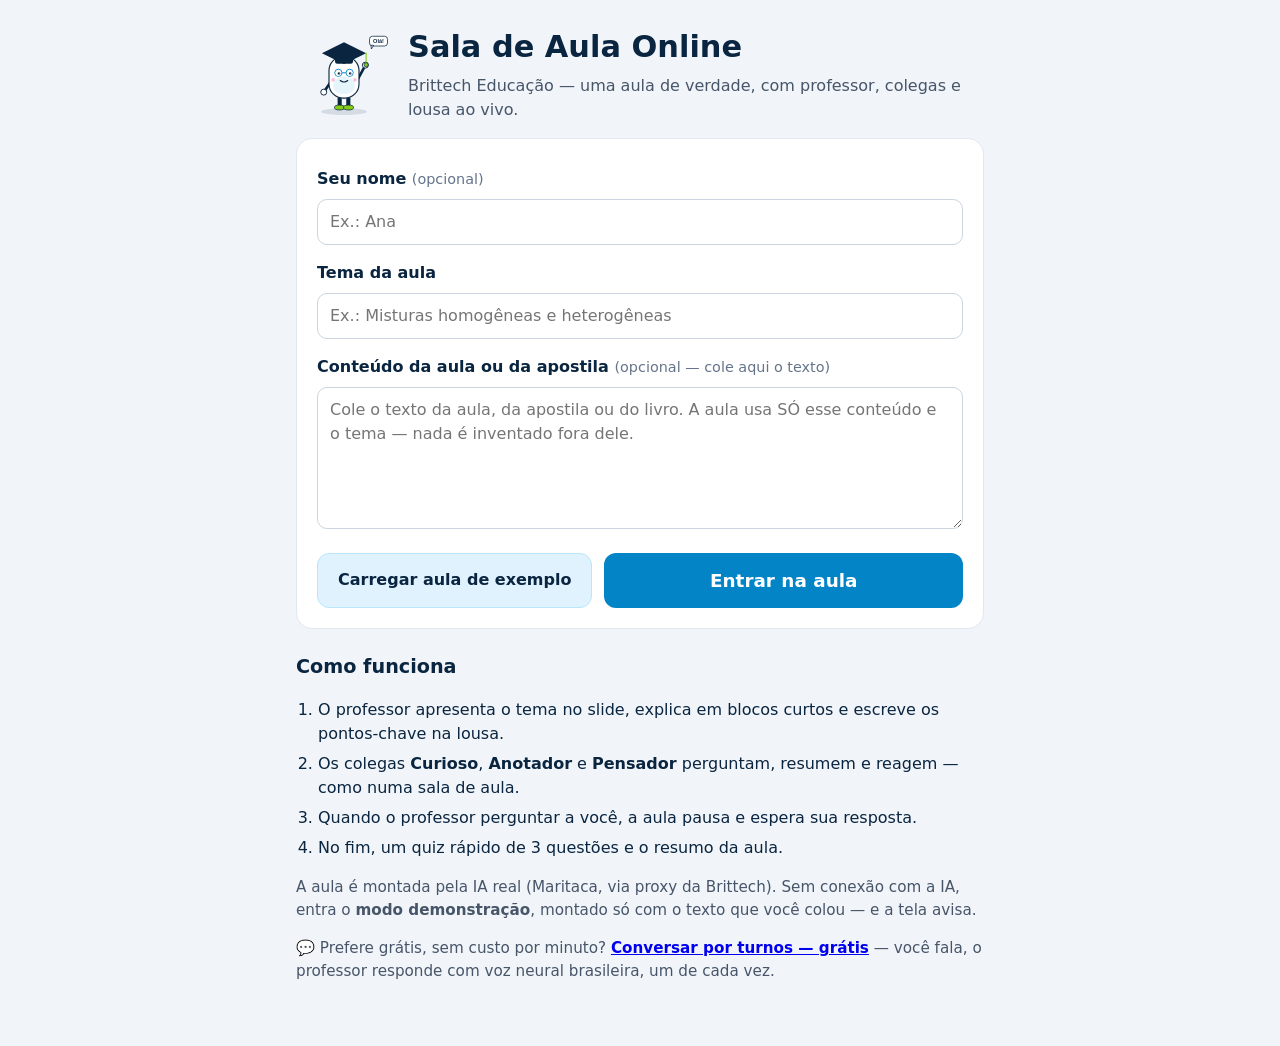
<file: index.html>
<!DOCTYPE html>
<html lang="pt-BR">
<head>
<meta charset="utf-8">
<meta name="viewport" content="width=device-width, initial-scale=1">
<title>Sala de Aula Online — Brittech Educação</title>
<link rel="stylesheet" href="style.css">
</head>
<body>

<!-- ===================== TELA DE ENTRADA ===================== -->
<main id="tela-entrada" class="entrada">
  <header class="entrada-topo">
    <img src="brito-saudacao.svg" alt="Brito, mascote da Brittech Educação, acenando" class="brito-logo">
    <div>
      <h1>Sala de Aula Online</h1>
      <p class="subtitulo">Brittech Educação — uma aula de verdade, com professor, colegas e lousa ao vivo.</p>
    </div>
  </header>

  <section class="entrada-form" aria-label="Montar sua aula">
    <label for="aluno-nome">Seu nome <span class="opcional">(opcional)</span></label>
    <input id="aluno-nome" type="text" placeholder="Ex.: Ana" autocomplete="name" maxlength="40">

    <label for="aula-tema">Tema da aula</label>
    <input id="aula-tema" type="text" placeholder="Ex.: Misturas homogêneas e heterogêneas" maxlength="120">

    <label for="aula-texto">Conteúdo da aula ou da apostila <span class="opcional">(opcional — cole aqui o texto)</span></label>
    <textarea id="aula-texto" rows="5" placeholder="Cole o texto da aula, da apostila ou do livro. A aula usa SÓ esse conteúdo e o tema — nada é inventado fora dele."></textarea>

    <div class="entrada-botoes">
      <button id="btn-exemplo" type="button" class="btn btn-secundario">Carregar aula de exemplo</button>
      <button id="btn-entrar" type="button" class="btn btn-grande">Entrar na aula</button>
    </div>
    <p id="entrada-exemplo-info" class="exemplo-info" hidden>Aula de exemplo carregada: <strong>Misturas homogêneas e heterogêneas</strong> (Ciências, 6º ano — EF06CI01: água e sal, água e óleo, água e areia). Edite o tema ou o texto se quiser.</p>
    <p id="entrada-erro" class="erro" hidden></p>
    <p id="entrada-status" class="status" hidden></p>
  </section>

  <section class="entrada-como">
    <h2>Como funciona</h2>
    <ol>
      <li>O professor apresenta o tema no slide, explica em blocos curtos e escreve os pontos-chave na lousa.</li>
      <li>Os colegas <strong>Curioso</strong>, <strong>Anotador</strong> e <strong>Pensador</strong> perguntam, resumem e reagem — como numa sala de aula.</li>
      <li>Quando o professor perguntar a você, a aula pausa e espera sua resposta.</li>
      <li>No fim, um quiz rápido de 3 questões e o resumo da aula.</li>
    </ol>
    <p class="nota-ia">A aula é montada pela IA real (Maritaca, via proxy da Brittech). Sem conexão com a IA, entra o <strong>modo demonstração</strong>, montado só com o texto que você colou — e a tela avisa.</p>
    <p class="nota-ia">💬 Prefere grátis, sem custo por minuto? <a href="conversa-turnos.html"><strong>Conversar por turnos — grátis</strong></a> — você fala, o professor responde com voz neural brasileira, um de cada vez.</p>
  </section>
</main>

<!-- ===================== SALA DE AULA ===================== -->
<main id="tela-aula" class="aula" hidden>
  <header class="aula-topo">
    <div class="aula-titulo">
      <img src="brito-saudacao.svg" alt="" class="brito-mini" aria-hidden="true">
      <div>
        <h1 id="aula-tema-titulo">Sala de Aula Online</h1>
        <p id="aula-fase" class="fase">Preparando a aula…</p>
      </div>
    </div>
    <div class="aula-topo-direita">
      <span id="badge-modo" class="badge badge-demo" hidden>Modo demonstração, sem IA real</span>
      <span id="badge-ia" class="badge badge-ia" hidden>IA real</span>
      <span id="aula-progresso" class="progresso" aria-live="polite"></span>
    </div>
  </header>

  <div class="palco">
    <!-- Slide + lousa -->
    <section class="area-apresentacao" aria-label="Slide e lousa">
      <div class="slide" id="slide">
        <p class="slide-kicker" id="slide-kicker">Brittech Educação</p>
        <h2 id="slide-titulo">Bem-vindo(a) à aula!</h2>
        <ul id="slide-linhas"></ul>
      </div>
      <div class="lousa-wrap">
        <div class="lousa-topo">
          <span>Lousa</span>
          <button id="btn-limpar-lousa" type="button" class="btn-mini">Limpar lousa</button>
        </div>
        <canvas id="lousa" width="900" height="240" aria-label="Lousa da aula, com os pontos-chave escritos pelo professor"></canvas>
      </div>
    </section>

    <!-- Participantes -->
    <aside class="participantes" aria-label="Participantes da aula">
      <div class="participante professor" data-quem="professor" id="tile-professor">
        <div class="video-sim" style="--cor:#0284C7">
          <span class="avatar-inicial">Pr</span>
          <span class="selo-falando" hidden>falando…</span>
        </div>
        <p class="part-nome">Professor <span class="part-papel">apresentando</span></p>
        <p class="part-status" data-status>ouvindo</p>
      </div>
      <div class="participante" data-quem="curioso" id="tile-curioso">
        <div class="video-sim" style="--cor:#ec4899">
          <span class="avatar-inicial">Cu</span>
          <span class="selo-falando" hidden>falando…</span>
        </div>
        <p class="part-nome">Curioso</p>
        <p class="part-status" data-status>ouvindo</p>
      </div>
      <div class="participante" data-quem="anotador" id="tile-anotador">
        <div class="video-sim" style="--cor:#06b6d4">
          <span class="avatar-inicial">An</span>
          <span class="selo-falando" hidden>falando…</span>
        </div>
        <p class="part-nome">Anotador</p>
        <p class="part-status" data-status>ouvindo</p>
      </div>
      <div class="participante" data-quem="pensador" id="tile-pensador">
        <div class="video-sim" style="--cor:#f59e0b">
          <span class="avatar-inicial">Pe</span>
          <span class="selo-falando" hidden>falando…</span>
        </div>
        <p class="part-nome">Pensador</p>
        <p class="part-status" data-status>ouvindo</p>
      </div>
      <div class="participante voce" data-quem="voce" id="tile-voce">
        <div class="video-sim" style="--cor:#84CC16">
          <span class="avatar-inicial" id="voce-inicial">Você</span>
          <span class="selo-mao" id="selo-mao" hidden>✋ mão levantada</span>
          <span class="selo-falando" hidden>falando…</span>
        </div>
        <p class="part-nome" id="voce-nome">Você</p>
        <p class="part-status" data-status>ouvindo</p>
      </div>
    </aside>
  </div>

  <!-- Legenda da fala atual -->
  <p id="legenda" class="legenda" aria-live="polite"></p>

  <!-- Painel de interação com o aluno -->
  <section id="painel-aluno" class="painel-interacao" hidden>
    <h2 id="aluno-pergunta">O professor perguntou:</h2>
    <div id="aluno-opcoes" class="opcoes"></div>
    <label for="aluno-resposta-livre">Ou responda com suas palavras:</label>
    <div class="resposta-livre-linha">
      <input id="aluno-resposta-livre" type="text" placeholder="Escreva sua resposta aqui…" maxlength="300">
      <button id="btn-responder-livre" type="button" class="btn btn-primario">Responder</button>
    </div>
    <p id="aluno-retorno" class="retorno" hidden></p>
  </section>

  <!-- Painel do quiz -->
  <section id="painel-quiz" class="painel-quiz" hidden>
    <h2 id="quiz-titulo">Quiz rápido</h2>
    <p id="quiz-pergunta" class="quiz-pergunta"></p>
    <div id="quiz-opcoes" class="opcoes"></div>
    <p id="quiz-feedback" class="retorno" hidden></p>
    <button id="btn-proxima-questao" type="button" class="btn btn-primario" hidden>Próxima questão</button>
    <button id="btn-ver-resumo" type="button" class="btn btn-primario" hidden>Ver o resumo da aula</button>
  </section>

  <!-- Resumo / encerramento -->
  <section id="painel-resumo" class="painel-resumo" hidden>
    <h2>Aula concluída!</h2>
    <p id="resumo-nota" class="resumo-nota"></p>
    <pre id="resumo-texto" class="resumo-texto"></pre>
    <div class="resumo-botoes">
      <button id="btn-copiar-resumo" type="button" class="btn btn-secundario">Copiar resumo</button>
      <button id="btn-rever-aula" type="button" class="btn btn-secundario">Assistir de novo</button>
      <button id="btn-sair-resumo" type="button" class="btn btn-primario">Sair da aula</button>
    </div>
  </section>

  <!-- Controles -->
  <footer class="controles">
    <button id="btn-mudo" type="button" class="btn-controle" aria-pressed="false">🔊 Som ligado</button>
    <button id="btn-camera" type="button" class="btn-controle" aria-pressed="true">📷 Câmera ligada</button>
    <button id="btn-mao" type="button" class="btn-controle" aria-pressed="false">✋ Levantar a mão</button>
    <button id="btn-pular" type="button" class="btn-controle">⏭ Pular fala</button>
    <button id="btn-tela-cheia" type="button" class="btn-controle">⛶ Tela cheia</button>
    <button id="btn-sair" type="button" class="btn-controle btn-sair">Sair da aula</button>
  </footer>
  <p id="aviso-voz" class="aviso-voz" hidden></p>
</main>

<script src="sala.js"></script>
</body>
</html>
</file>
<file: style.css>
/* Sala de Aula Online — Brittech Educação
   Paleta: azul-marinho #0A2540, ciano #0284C7, lima #84CC16. pt-BR.
   Site estático, sem dependências externas. */
* { box-sizing: border-box; }
html, body { margin: 0; padding: 0; }
body {
  font-family: system-ui, -apple-system, "Segoe UI", Roboto, Arial, sans-serif;
  background: #f1f5f9;
  color: #0A2540;
  line-height: 1.5;
}
button { font: inherit; cursor: pointer; }
input, textarea { font: inherit; }
[hidden] { display: none !important; }

/* ------------------------- Entrada ------------------------- */
.entrada { max-width: 720px; margin: 0 auto; padding: 24px 16px 48px; }
.entrada-topo { display: flex; gap: 16px; align-items: center; margin-bottom: 8px; }
.brito-logo { width: 96px; height: auto; flex: none; }
.entrada-topo h1 { margin: 0; font-size: 1.9rem; color: #0A2540; }
.subtitulo { margin: 4px 0 0; color: #475569; }
.entrada-form {
  background: #fff; border: 1px solid #e2e8f0; border-radius: 16px;
  padding: 20px; margin-top: 16px;
  display: flex; flex-direction: column; gap: 8px;
}
.entrada-form label { font-weight: 600; margin-top: 8px; }
.opcional { font-weight: 400; color: #64748b; font-size: .9em; }
.entrada-form input, .entrada-form textarea {
  border: 1px solid #cbd5e1; border-radius: 10px; padding: 10px 12px;
  width: 100%; background: #fff; color: #0A2540;
}
.entrada-form input:focus, .entrada-form textarea:focus {
  outline: 2px solid #0284C7; outline-offset: 1px; border-color: #0284C7;
}
.entrada-botoes { display: flex; flex-wrap: wrap; gap: 12px; margin-top: 16px; }
.btn {
  border: none; border-radius: 12px; padding: 12px 20px; font-weight: 700;
}
.btn-grande { background: #0284C7; color: #fff; font-size: 1.15rem; padding: 14px 28px; flex: 1 1 220px; }
.btn-grande:hover { background: #0369a1; }
.btn-grande:disabled { background: #94a3b8; cursor: wait; }
.btn-primario { background: #0284C7; color: #fff; }
.btn-primario:hover { background: #0369a1; }
.btn-secundario { background: #e0f2fe; color: #0A2540; border: 1px solid #bae6fd; }
.btn-secundario:hover { background: #bae6fd; }
.exemplo-info { background: #f7fee7; border: 1px solid #d9f99d; border-radius: 10px; padding: 10px 12px; margin: 12px 0 0; }
.erro { color: #b91c1c; background: #fef2f2; border: 1px solid #fecaca; border-radius: 10px; padding: 10px 12px; margin: 12px 0 0; }
.status { color: #0A2540; background: #e0f2fe; border: 1px solid #bae6fd; border-radius: 10px; padding: 10px 12px; margin: 12px 0 0; }
.entrada-como { margin-top: 24px; }
.entrada-como h2 { font-size: 1.2rem; margin-bottom: 8px; }
.entrada-como ol { padding-left: 22px; }
.entrada-como li { margin-bottom: 6px; }
.nota-ia { color: #475569; font-size: .95rem; }

/* ------------------------- Sala de aula ------------------------- */
.aula {
  min-height: 100vh; background: #0A2540; color: #f8fafc;
  display: flex; flex-direction: column;
}
.aula-topo {
  display: flex; justify-content: space-between; align-items: center; gap: 12px;
  padding: 10px 16px; background: #081c30; border-bottom: 1px solid #1e3a5f; flex-wrap: wrap;
}
.aula-titulo { display: flex; align-items: center; gap: 10px; min-width: 0; }
.brito-mini { width: 44px; height: auto; flex: none; }
.aula-titulo h1 { font-size: 1.15rem; margin: 0; white-space: nowrap; overflow: hidden; text-overflow: ellipsis; }
.fase { margin: 0; color: #7dd3fc; font-size: .9rem; }
.aula-topo-direita { display: flex; align-items: center; gap: 10px; flex-wrap: wrap; }
.badge { border-radius: 999px; padding: 4px 12px; font-size: .85rem; font-weight: 700; }
.badge-demo { background: #fef3c7; color: #92400e; }
.badge-ia { background: #dcfce7; color: #166534; }
.progresso { color: #94a3b8; font-size: .9rem; }

.palco {
  flex: 1; display: grid; grid-template-columns: minmax(0, 1fr) 220px; gap: 12px;
  padding: 12px 16px; min-height: 0;
}
.area-apresentacao { display: flex; flex-direction: column; gap: 12px; min-width: 0; }
.slide {
  background: #fff; color: #0A2540; border-radius: 16px; padding: 20px 24px;
  min-height: 220px; flex: 1; box-shadow: 0 4px 24px rgba(0,0,0,.35);
}
.slide-kicker { margin: 0 0 4px; color: #0284C7; font-weight: 700; text-transform: uppercase; letter-spacing: .06em; font-size: .8rem; }
.slide h2 { margin: 0 0 12px; font-size: 1.6rem; line-height: 1.25; }
.slide ul { margin: 0; padding-left: 22px; }
.slide li { margin-bottom: 10px; font-size: 1.08rem; }
.slide li::marker { color: #84CC16; }
.lousa-wrap { background: #14532d; border: 6px solid #78350f; border-radius: 12px; overflow: hidden; }
.lousa-topo {
  display: flex; justify-content: space-between; align-items: center;
  padding: 4px 12px; color: #bbf7d0; font-size: .85rem; font-weight: 700;
}
.btn-mini {
  background: transparent; color: #bbf7d0; border: 1px solid #4ade80;
  border-radius: 999px; padding: 2px 10px; font-size: .8rem;
}
.btn-mini:hover { background: rgba(255,255,255,.12); }
#lousa { display: block; width: 100%; height: 180px; }

/* Participantes */
.participantes { display: flex; flex-direction: column; gap: 10px; min-width: 0; }
.participante { background: #12365e; border-radius: 12px; padding: 8px; border: 2px solid transparent; transition: border-color .2s, transform .2s; }
.participante.falando { border-color: #84CC16; transform: scale(1.02); box-shadow: 0 0 0 3px rgba(132,204,22,.35); }
.participante.em-espera { opacity: .75; }
.video-sim {
  position: relative; border-radius: 8px; min-height: 64px;
  background: linear-gradient(135deg, var(--cor, #0284C7), #0A2540);
  display: flex; align-items: center; justify-content: center;
}
.video-sim.camera-off { background: #1e293b; }
.video-sim.camera-off .avatar-inicial { display: none; }
.video-sim .camera-off-msg { display: none; color: #94a3b8; font-size: .85rem; padding: 8px; text-align: center; }
.video-sim.camera-off .camera-off-msg { display: block; }
.avatar-inicial {
  width: 52px; height: 52px; border-radius: 50%; background: rgba(255,255,255,.92);
  color: #0A2540; font-weight: 800; font-size: 1.1rem;
  display: flex; align-items: center; justify-content: center;
}
.participante.professor .avatar-inicial { width: 68px; height: 68px; font-size: 1.35rem; }
.participante.professor .video-sim { min-height: 96px; }
.selo-falando {
  position: absolute; left: 6px; bottom: 6px; background: #84CC16; color: #0A2540;
  font-size: .75rem; font-weight: 700; border-radius: 999px; padding: 2px 8px;
}
.selo-mao {
  position: absolute; right: 6px; top: 6px; background: #facc15; color: #422006;
  font-size: .75rem; font-weight: 700; border-radius: 999px; padding: 2px 8px;
}
.part-nome { margin: 6px 0 0; font-weight: 700; font-size: .95rem; }
.part-papel { font-weight: 400; color: #7dd3fc; font-size: .85rem; }
.part-status { margin: 0; color: #94a3b8; font-size: .82rem; }

/* Legenda */
.legenda {
  margin: 0 16px; padding: 10px 16px; min-height: 48px;
  background: rgba(0,0,0,.45); border-radius: 10px; text-align: center;
  font-size: 1.08rem; color: #fff;
}
.legenda .quem { color: #a3e635; font-weight: 700; }

/* Painéis de interação / quiz / resumo */
.painel-interacao, .painel-quiz, .painel-resumo {
  margin: 12px 16px 0; background: #fff; color: #0A2540; border-radius: 14px; padding: 16px 20px;
}
.painel-interacao h2, .painel-quiz h2, .painel-resumo h2 { margin: 0 0 10px; font-size: 1.25rem; }
.painel-interacao label { display: block; font-weight: 600; margin-top: 12px; }
.opcoes { display: flex; flex-direction: column; gap: 8px; margin-top: 8px; }
.opcoes .btn-opcao {
  text-align: left; background: #f1f5f9; border: 1px solid #cbd5e1; color: #0A2540;
  border-radius: 10px; padding: 10px 14px; font-weight: 600;
}
.opcoes .btn-opcao:hover:not(:disabled) { border-color: #0284C7; background: #e0f2fe; }
.opcoes .btn-opcao:disabled { cursor: default; opacity: .85; }
.opcoes .btn-opcao.certa { background: #dcfce7; border-color: #22c55e; }
.opcoes .btn-opcao.errada { background: #fee2e2; border-color: #ef4444; }
.resposta-livre-linha { display: flex; gap: 8px; margin-top: 6px; }
.resposta-livre-linha input {
  flex: 1; min-width: 0; border: 1px solid #cbd5e1; border-radius: 10px; padding: 10px 12px;
}
.retorno {
  margin: 12px 0 0; background: #f0fdf4; border: 1px solid #bbf7d0; border-radius: 10px;
  padding: 10px 12px;
}
.quiz-pergunta { font-size: 1.1rem; font-weight: 600; }
.resumo-nota { font-weight: 700; font-size: 1.1rem; }
.resumo-texto {
  white-space: pre-wrap; font: inherit; background: #f8fafc; border: 1px solid #e2e8f0;
  border-radius: 10px; padding: 12px; margin: 10px 0;
}
.resumo-botoes { display: flex; flex-wrap: wrap; gap: 10px; }

/* Controles */
.controles {
  display: flex; flex-wrap: wrap; justify-content: center; gap: 10px;
  padding: 14px 16px 18px;
}
.btn-controle {
  background: #12365e; color: #f8fafc; border: 1px solid #1e3a5f;
  border-radius: 999px; padding: 10px 16px; font-weight: 600;
}
.btn-controle:hover { background: #1b4a7d; }
.btn-controle[aria-pressed="true"] { background: #0284C7; border-color: #0284C7; }
.btn-controle.btn-sair { background: #7f1d1d; border-color: #991b1b; }
.btn-controle.btn-sair:hover { background: #991b1b; }
.aviso-voz { margin: 0 16px 16px; color: #fde68a; font-size: .9rem; text-align: center; }

/* ------------------------- Responsivo ------------------------- */
@media (max-width: 760px) {
  .palco { grid-template-columns: minmax(0, 1fr); }
  .participantes {
    flex-direction: row; overflow-x: auto; padding-bottom: 4px;
    scroll-snap-type: x mandatory;
  }
  .participante { flex: 0 0 132px; scroll-snap-align: start; }
  .participante.professor { flex-basis: 160px; }
  .slide { min-height: 180px; padding: 16px; }
  .slide h2 { font-size: 1.3rem; }
  .slide li { font-size: 1rem; }
  #lousa { height: 140px; }
  .aula-titulo h1 { font-size: 1rem; }
  .entrada-topo h1 { font-size: 1.5rem; }
  .brito-logo { width: 72px; }
  .resposta-livre-linha { flex-direction: column; }
  .legenda { font-size: 1rem; }
}
@media (min-width: 1100px) {
  .palco { grid-template-columns: minmax(0, 1fr) 260px; }
  .slide h2 { font-size: 1.9rem; }
}
</file>
